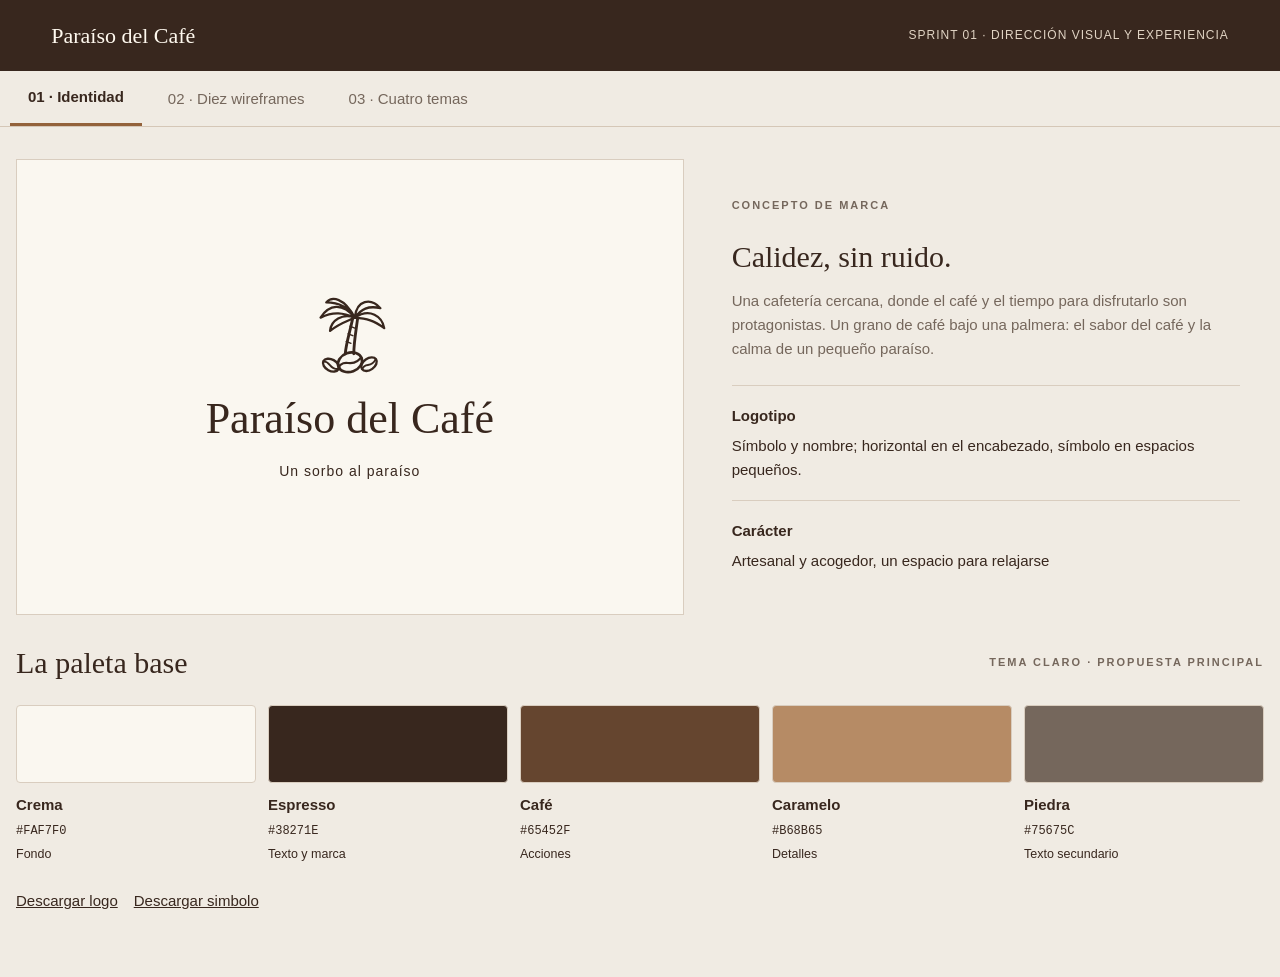
<file: diseno/sprint-1/index.html>
<!doctype html>
<html lang="es"><head><meta charset="utf-8"><meta name="viewport" content="width=device-width,initial-scale=1"><title>Paraíso del Café · Sprint 1</title>
<style>
*{box-sizing:border-box}body{margin:0;background:#f0ebe3;color:#38271e;font:15px/1.6 'Trebuchet MS',sans-serif}button,input,select,textarea{font:inherit}button,a{touch-action:manipulation}button{cursor:pointer}button:focus-visible,a:focus-visible,input:focus-visible,select:focus-visible{outline:3px solid #93623b;outline-offset:4px}a{color:inherit}h1,h2,h3,p{margin:0}h1,h2,h3{font-family:Georgia,serif;font-weight:400;line-height:1.2}h1{font-size:clamp(30px,4vw,52px)}h2{font-size:30px}h3{font-size:22px}.eyebrow{font-size:11px;letter-spacing:2px;text-transform:uppercase;font-weight:bold;color:#75675c}.studio-header{background:#38271e;color:#fff9ef;padding:18px 4vw;display:flex;justify-content:space-between;align-items:center;gap:20px}.studio-header strong{font-family:Georgia,serif;font-size:22px;font-weight:400}.studio-header span{font-size:12px;letter-spacing:1px;color:#e1d4c4}.intro{max-width:1400px;margin:auto;padding:40px 4vw 24px;display:flex;justify-content:space-between;gap:30px;align-items:end}.intro p{max-width:550px;color:#75675c;margin-top:12px}.tabs{display:flex;gap:8px;border-bottom:1px solid #d5c7b7;max-width:1290px;margin:0 auto;padding:0 10px;overflow:auto}.tabs button{border:0;background:none;color:#75675c;padding:14px 18px;white-space:nowrap}.tabs button[aria-selected=true]{color:#38271e;border-bottom:3px solid #93623b;font-weight:bold}.section{max-width:1290px;margin:0 auto;padding:32px 16px 64px}[hidden]{display:none!important}.identity{display:grid;grid-template-columns:1.2fr 1fr;gap:24px}.brand-card{background:#faf7f0;border:1px solid #d9cdbf;min-height:360px;display:grid;place-content:center;text-align:center;padding:40px}.brand-card svg{width:76px;margin:0 auto 16px}.brand-name{font:clamp(28px,4vw,44px)/1.2 Georgia,serif}.tagline{font-size:14px;letter-spacing:1px;margin-top:14px}.identity-copy{padding:24px}.identity-copy p{color:#75675c;margin:14px 0 24px}.rule{border-top:1px solid #d9cdbf;padding:18px 0}.rule strong{display:block;margin-bottom:6px}.colors{display:grid;grid-template-columns:repeat(5,1fr);gap:12px;margin-top:24px}.swatch{height:78px;border:1px solid #d9cdbf;border-radius:4px;margin-bottom:10px}.colors code{font-size:12px}.type-grid{display:grid;grid-template-columns:1fr 1fr;gap:24px;margin-top:32px;padding:28px;background:#faf7f0;border:1px solid #d9cdbf}.type-grid small{color:#75675c}.type-grid h3{font-size:36px;margin:12px 0}.download{display:inline-block;margin-top:24px;margin-right:16px}.toolbar{display:flex;gap:20px;justify-content:space-between;align-items:center;padding:18px 0 28px;flex-wrap:wrap}.toolbar label{display:flex;align-items:center;gap:10px;font-size:13px}.toolbar select{padding:8px;border:1px solid #c8b6a5;background:#faf7f0;border-radius:4px;color:#38271e}.workspace{display:grid;grid-template-columns:205px minmax(0,1fr);gap:20px}.page-list{display:flex;flex-direction:column;gap:6px}.page-list button{text-align:left;border:1px solid transparent;background:none;padding:10px 12px;color:#75675c;display:flex;gap:12px}.page-list button[aria-current=page]{background:#faf7f0;border-color:#d9cdbf;color:#38271e;font-weight:bold}.page-list small{opacity:.7}.page-meta{margin-bottom:20px;display:flex;justify-content:space-between;align-items:baseline;gap:20px}.page-meta p{color:#75675c;font-size:13px}.store{--bg:#faf7f0;--surface:#fffdf9;--ink:#38271e;--muted:#75675c;--line:#dfd4c7;--accent:#65452f;--button:#fff9ef;--soft:#eee5da;background:var(--bg);color:var(--ink);border:1px solid var(--line);border-radius:5px;overflow:hidden;min-height:510px}.store[data-theme=oscuro]{--bg:#211b17;--surface:#2c241e;--ink:#f7f0e6;--muted:#c5b5a3;--line:#685445;--accent:#d7b28d;--button:#211b17;--soft:#382d24}.store[data-theme=vintage]{--bg:#eee2c9;--surface:#f7eedb;--ink:#493727;--muted:#756046;--line:#c6b594;--accent:#745033;--button:#fff5df;--soft:#dfceb0}.store[data-theme=pastel]{--bg:#fcf5f0;--surface:#fffdfb;--ink:#533d39;--muted:#7c6560;--line:#e1cbc6;--accent:#795c60;--button:#fffaf7;--soft:#eedcda}.store[data-theme=vintage] h2,.store[data-theme=vintage] h3{font-variant:small-caps;letter-spacing:.8px}.store[data-theme=pastel] .product,.store[data-theme=pastel] .art{border-radius:18px}.store button,.store input,.store textarea,.store select{color:var(--ink);border:1px solid var(--line);background:var(--surface);border-radius:4px;padding:10px 14px}.store button.primary{background:var(--accent);color:var(--button);border-color:var(--accent)}.store button:hover{filter:brightness(.95)}.store button.text{background:none;border:0;padding:4px;text-decoration:underline}.store-nav{display:flex;justify-content:space-between;align-items:center;padding:18px 24px;border-bottom:1px solid var(--line);gap:18px;flex-wrap:wrap}.store-brand{display:flex;gap:10px;align-items:center;font:19px/1.2 Georgia,serif}.store-brand svg{width:32px;height:38px}.store-links{display:flex;gap:16px;align-items:center;flex-wrap:wrap}.store-links button{border:0;background:none;padding:0;font-size:12px}.store-footer{display:flex;justify-content:space-between;flex-wrap:wrap;gap:15px;padding:18px 24px;border-top:1px solid var(--line);color:var(--muted);font-size:12px}.store-body{padding:28px}.hero{display:grid;grid-template-columns:1.15fr 1fr;align-items:center;gap:24px}.hero h2{font-size:clamp(28px,3.4vw,44px);margin:12px 0}.hero p{color:var(--muted);margin-bottom:20px;max-width:370px}.art{min-height:210px;border:1px solid var(--line);background:var(--soft);display:grid;place-items:center;position:relative;overflow:hidden}.cup{width:90px;height:65px;border:3px solid var(--accent);border-radius:0 0 32px 32px;position:relative;background:var(--surface);box-shadow:0 16px 0 -12px var(--accent)}.cup:before{content:'';position:absolute;right:-25px;top:6px;width:23px;height:30px;border:3px solid var(--accent);border-left:0;border-radius:0 18px 18px 0}.cup:after{content:'∿ ∿';position:absolute;top:-55px;left:17px;font:38px Georgia;color:var(--accent)}.art-caption{position:absolute;bottom:12px;font-size:10px;text-transform:uppercase;letter-spacing:2px;color:var(--muted)}.block-title{display:flex;justify-content:space-between;align-items:center;gap:12px;margin:30px 0 16px}.products{display:grid;grid-template-columns:repeat(3,1fr);gap:14px}.product{padding:14px;border:1px solid var(--line);background:var(--surface)}.product .art{min-height:105px;margin-bottom:16px}.product .cup{transform:scale(.55)}.product h3{font-size:19px}.product p{font-size:12px;color:var(--muted);margin:8px 0}.product .price{display:flex;justify-content:space-between;align-items:center;margin-top:12px}.product button{font-size:12px;padding:6px 10px}.split{display:grid;grid-template-columns:1.5fr 1fr;gap:24px;margin-top:20px}.summary{background:var(--soft);border:1px solid var(--line);padding:20px;align-self:start}.summary h3{margin-bottom:16px}.summary p{display:flex;justify-content:space-between;margin:12px 0;font-size:14px}.summary button{width:100%;margin-top:12px}.row-item{display:flex;gap:16px;align-items:center;border-bottom:1px solid var(--line);padding:16px 0;flex-wrap:wrap}.row-item .art{min-height:70px;width:70px}.row-item .cup{transform:scale(.3)}.row-item small{color:var(--muted)}.form{max-width:400px;margin:0 auto;padding:12px 0}.form h2{margin-bottom:12px}.form>p{color:var(--muted);margin-bottom:22px}.form label{display:block;font-size:12px;margin:14px 0}.form input,.form textarea,.form select{display:block;width:100%;margin-top:5px}.form button.primary{width:100%;margin:12px 0}.form .text{font-size:12px}.form textarea{min-height:90px;resize:vertical}.step{color:var(--muted);font-size:12px;border-bottom:1px solid var(--line);padding-bottom:16px;margin-bottom:24px}.detail-art{min-height:300px}.detail h2{margin:12px 0}.detail p{color:var(--muted);margin:14px 0}.detail select{width:100%;margin:8px 0 20px}.success{text-align:center;max-width:500px;margin:30px auto}.success .check{width:50px;height:50px;border:1px solid var(--accent);border-radius:50%;display:grid;place-items:center;margin:0 auto 20px;font-size:25px;color:var(--accent)}.success p{color:var(--muted);margin:16px 0}.info-strip{display:flex;justify-content:space-between;gap:16px;padding:20px 0 0;color:var(--muted);font-size:12px}.prototype-note{font-size:12px;color:#75675c;margin-top:16px}.flow{background:#faf7f0;padding:24px;border:1px solid #d9cdbf;margin-top:28px}.flow ol{display:flex;gap:8px;flex-wrap:wrap;padding:0;list-style:none;margin:14px 0}.flow li{border:1px solid #d9cdbf;padding:8px 12px;font-size:13px}.flow li:not(:last-child):after{content:' →';margin-left:8px}.flow p{font-size:13px;color:#75675c}.theme-grid{display:grid;grid-template-columns:repeat(2,1fr);gap:24px}.theme-card>h3{margin:12px 0 8px}.theme-card>p{color:#75675c;font-size:13px;margin-bottom:16px}.mini{min-height:0}.mini .hero{padding:24px}.mini .hero h2{font-size:28px}.mini .art{min-height:150px}.mini .store-brand{font-size:16px}.mini .hero p{font-size:12px}.theme-tokens{display:flex;gap:8px;flex-wrap:wrap;margin:16px 0;font-size:11px}.theme-tokens span{border:1px solid #d9cdbf;border-radius:3px;padding:5px 9px;background:#faf7f0}.wire{--bg:#fff!important;--surface:#fff!important;--ink:#292929!important;--muted:#555!important;--line:#aaa!important;--accent:#444!important;--button:#fff!important;--soft:#eee!important;border-radius:0!important}.wire h2,.wire h3,.wire .store-brand{font-family:'Trebuchet MS',sans-serif;font-size:22px;letter-spacing:0;font-variant:normal}.wire .art{background:repeating-linear-gradient(135deg,#eee,#eee 12px,#e4e4e4 12px,#e4e4e4 13px);border:1px dashed #999;border-radius:0!important}.wire .cup{display:none}.wire .art-caption{position:static;font-size:12px}.wire .product{border-radius:0!important}.wire .store-brand svg{filter:grayscale(1)}.wire *{box-shadow:none!important}.deliverables{font-size:13px;color:#75675c;border-top:1px solid #d9cdbf;margin-top:32px;padding-top:20px}.print-head{display:none}@media(max-width:900px){.intro{display:block}.intro>p{margin-top:15px}.workspace{grid-template-columns:1fr}.page-list{flex-direction:row;overflow:auto}.page-list button{white-space:nowrap}.identity{grid-template-columns:1fr}.theme-grid{grid-template-columns:1fr}}@media(max-width:600px){.studio-header{align-items:start;flex-direction:column;gap:4px}.intro{padding-top:28px}.identity-copy{padding:0}.colors{grid-template-columns:repeat(3,1fr)}.type-grid,.hero,.split{grid-template-columns:1fr}.products{grid-template-columns:1fr}.store-body{padding:18px}.store-nav{padding:16px}.page-meta{display:block}.store-links{gap:12px}.mini .hero{grid-template-columns:1fr}.info-strip{flex-direction:column}.brand-card{min-height:300px}.tabs button{padding:12px}.section{padding-inline:12px}}@media print{body{background:white}.studio-header,.tabs,.toolbar,.page-list,.prototype-note{display:none}.section{padding:15px;max-width:none}.intro{padding:10px}.workspace{display:block}.store{break-inside:avoid}.theme-grid{grid-template-columns:1fr}.theme-card{break-inside:avoid}.download{display:none}}
.theme-photo-label{font-size:11px;letter-spacing:1.5px;color:var(--muted);text-align:center;padding:12px}</style></head><body>
<header class="studio-header"><strong>Paraíso del Café</strong><span>SPRINT 01 · DIRECCIÓN VISUAL Y EXPERIENCIA</span></header>
<nav class="tabs" role="tablist" aria-label="Entregables del Sprint 1"><button role="tab" id="tab-identidad" aria-controls="identidad" aria-selected="true" data-tab="identidad">01 · Identidad</button><button role="tab" id="tab-bocetos" aria-controls="bocetos" aria-selected="false" tabindex="-1" data-tab="bocetos">02 · Diez wireframes</button><button role="tab" id="tab-temas" aria-controls="temas" aria-selected="false" tabindex="-1" data-tab="temas">03 · Cuatro temas</button></nav>
<main><section id="identidad" class="section" role="tabpanel" aria-labelledby="tab-identidad">
<div class="identity"><div class="brand-card"><svg xmlns="http://www.w3.org/2000/svg" viewBox="0 0 80 90" fill="none" role="img" aria-label="Granos de café bajo una palmera"><g stroke="currentColor" stroke-linecap="round" stroke-linejoin="round"><path d="M43 27c-3 15-7 26-8 38M48 28c-2 15-4 26-4 37" stroke-width="3"/><path d="M45 27C32 11 18 13 9 27c14-7 24-5 36 0ZM45 27C34 6 21 4 15 11c14 0 24 6 30 16ZM45 27C47 8 62 6 72 17c-13-3-20 1-27 10ZM45 27C61 16 74 26 76 38c-11-8-18-10-31-11ZM45 27C32 22 20 30 19 41c8-7 17-10 26-14Z" stroke-width="2.4"/><path d="M40 36l5 2M38 44l5 2M36 52l5 2" stroke-width="1.5"/><ellipse cx="40" cy="74" rx="13" ry="10" transform="rotate(-20 40 74)" stroke-width="2.8"/><path d="M28 79c7-10 13 2 24-10" stroke-width="2.3"/><ellipse cx="20" cy="77" rx="9" ry="6" transform="rotate(28 20 77)" stroke-width="2.5"/><path d="M12 73c8 0 6 9 16 8" stroke-width="2"/><ellipse cx="60" cy="76" rx="9" ry="6" transform="rotate(-35 60 76)" stroke-width="2.5"/><path d="M53 81c3-8 9 0 14-10" stroke-width="2"/></g></svg><h1 class="brand-name">Paraíso del Café</h1><p class="tagline">Un sorbo al paraíso</p></div><div class="identity-copy"><p class="eyebrow">Concepto de marca</p><h2>Calidez, sin ruido.</h2><p>Una cafetería cercana, donde el café y el tiempo para disfrutarlo son protagonistas. Un grano de café bajo una palmera: el sabor del café y la calma de un pequeño paraíso.</p><div class="rule"><strong>Logotipo</strong>Símbolo y nombre; horizontal en el encabezado, símbolo en espacios pequeños.</div><div class="rule"><strong>Carácter</strong>Artesanal y acogedor, un espacio para relajarse</div></div></div>
<div class="block-title"><h2>La paleta base</h2><span class="eyebrow">Tema claro · propuesta principal</span></div><div class="colors" id="paleta"></div>

<a class="download" href="logotipo.svg" download>Descargar logo</a><a class="download" href="simbolo.svg" download>Descargar simbolo</a>

</section>
<section id="bocetos" class="section" role="tabpanel" aria-labelledby="tab-bocetos" hidden>
<div class="toolbar"><div><h2>Diez páginas, un mismo recorrido.</h2><p style="color:#75675c;font-size:13px;margin-top:8px">Selecciona una página o recorre el flujo con los botones del boceto.</p></div><label>Apariencia<select id="appearance"><option value="wire">Boceto estructural</option><option value="claro">Claro</option><option value="oscuro">Oscuro</option><option value="vintage">Vintage</option><option value="pastel">Pastel</option></select></label></div>
<div class="workspace"><nav class="page-list" aria-label="Diez páginas" id="pages"></nav><div><div class="page-meta"><h3 id="page-title"></h3><p id="page-route"></p></div><div class="store wire" data-theme="claro" id="preview"></div><p class="prototype-note">Boceto navegable: los botones cambian de pantalla. Los formularios, precios y pedidos son ejemplos; no envían datos ni procesan pagos.</p></div></div>
<div class="flow"><h3>Flujo principal de compra</h3><ol><li>Inicio</li><li>Catálogo</li><li>Detalle</li><li>Carrito</li><li>Login / Registro</li><li>Pago</li><li>Confirmación</li></ol><p>Contacto y Quiénes somos se alcanzan desde la navegación. Desde Registro se vuelve a Login. Desde Confirmación se puede volver al Catálogo.</p></div>
</section>
<section id="temas" class="section" role="tabpanel" aria-labelledby="tab-temas" hidden><div class="toolbar"><h2>Cuatro ambientes para tu pausa.</h2><p style="color:#75675c;font-size:13px">Misma estructura · Distinta expresión visual</p></div><div class="theme-grid" id="theme-grid"></div><p class="deliverables">Claro es la propuesta principal. Oscuro transmite intimidad; Vintage refuerza el carácter artesanal; Pastel ofrece una expresión suave y cercana. Las cuatro variantes conservan la jerarquía y las acciones.</p></section></main>
<script>
const symbol = "<svg xmlns=\"http://www.w3.org/2000/svg\" viewBox=\"0 0 80 90\" fill=\"none\" role=\"img\" aria-label=\"Granos de caf\u00e9 bajo una palmera\"><g stroke=\"currentColor\" stroke-linecap=\"round\" stroke-linejoin=\"round\"><path d=\"M43 27c-3 15-7 26-8 38M48 28c-2 15-4 26-4 37\" stroke-width=\"3\"/><path d=\"M45 27C32 11 18 13 9 27c14-7 24-5 36 0ZM45 27C34 6 21 4 15 11c14 0 24 6 30 16ZM45 27C47 8 62 6 72 17c-13-3-20 1-27 10ZM45 27C61 16 74 26 76 38c-11-8-18-10-31-11ZM45 27C32 22 20 30 19 41c8-7 17-10 26-14Z\" stroke-width=\"2.4\"/><path d=\"M40 36l5 2M38 44l5 2M36 52l5 2\" stroke-width=\"1.5\"/><ellipse cx=\"40\" cy=\"74\" rx=\"13\" ry=\"10\" transform=\"rotate(-20 40 74)\" stroke-width=\"2.8\"/><path d=\"M28 79c7-10 13 2 24-10\" stroke-width=\"2.3\"/><ellipse cx=\"20\" cy=\"77\" rx=\"9\" ry=\"6\" transform=\"rotate(28 20 77)\" stroke-width=\"2.5\"/><path d=\"M12 73c8 0 6 9 16 8\" stroke-width=\"2\"/><ellipse cx=\"60\" cy=\"76\" rx=\"9\" ry=\"6\" transform=\"rotate(-35 60 76)\" stroke-width=\"2.5\"/><path d=\"M53 81c3-8 9 0 14-10\" stroke-width=\"2\"/></g></svg>";
const pages=[['Inicio','/','Entrada y descubrimiento'],['Catálogo','/catalogo','Explorar y filtrar productos'],['Detalle de producto','/producto/:id','Elegir formato y agregar al carrito'],['Carrito','/carrito','Revisar productos y total'],['Iniciar sesión','/login','Acceder antes de finalizar la compra'],['Registro','/registro','Crear cuenta'],['Pago','/pago','Entrega, pago y revisión'],['Confirmación','/confirmacion','Resultado de la compra'],['Contacto','/contacto','Canales y formulario de consulta'],['Quiénes somos','/quienes-somos','Historia y valores de la cafetería']];
const themes={claro:['Claro','Crema y espresso. Una tienda luminosa y serena.','#FAF7F0','#38271E','#65452F'],oscuro:['Oscuro','Cacao y arena. Un ambiente íntimo, inspirado en la pausa nocturna.','#211B17','#F7F0E6','#D7B28D'],vintage:['Vintage','Papel y café tostado. Un carácter artesanal con títulos de imprenta.','#EEE2C9','#493727','#745033'],pastel:['Pastel','Marfil y rosa té. Bordes suaves y un trato cercano.','#FCF5F0','#533D39','#795C60']};
const art=(text='Imagen de café',cls='')=>`<div class="art ${cls}"><div class="cup" aria-hidden="true"></div><span class="art-caption">${text}</span></div>`;
const button=(text,page,primary=false)=>`<button data-page="${page}" class="${primary?'primary':''}">${text}</button>`;
const field=(name,type='text')=>`<label>${name}<input type="${type}" placeholder="${name}" readonly></label>`;
const summary=(cta,page)=>`<aside class="summary"><h3>Resumen del pedido</h3><p><span>Productos (2)</span><strong>$14.400</strong></p><p><span>Retiro en cafetería</span><span>Sin costo</span></p><hr style="border:0;border-top:1px solid var(--line)"><p><strong>Total</strong><strong>$14.400</strong></p>${button(cta,page,true)}</aside>`;
const hero=(tema=false)=>`<div class="hero"><div>${tema ? '' : '<p class="eyebrow" style="color:var(--muted)">Café · calma · encuentro</p>'}<h2>Tu camino al paraíso<br>empieza aquí.</h2><p>Encuentra ese café que convertirá tu día a día, en experiencias únicas</p>${button('Explorar cafés',1,true)}</div>${tema ? '<div class="art"><span class="theme-photo-label">FOTOGRAFIA DEL CAFE</span></div>' : art('FOTOGRAFIA DEL CAFE')}</div>`;
const products=()=>`<div class="products">${[['Café de la casa','Notas de chocolate y caramelo','$7.200'],['Origen de temporada','Notas suaves y frutales','$8.900'],['Blend para espresso','Cuerpo intenso y final dulce','$7.900']].map(p=>`<article class="product">${art('Fotografía de producto')}<h3>${p[0]}</h3><p>${p[1]}</p><div class="price"><strong>${p[2]}</strong>${button('Ver café',2)}</div></article>`).join('')}</div>`;
const nav=()=>`<header class="store-nav"><div class="store-brand">${symbol}<span>Paraíso del Café</span></div><nav class="store-links" aria-label="Navegación del boceto">${button('Inicio',0)}${button('Cafés',1)}${button('Nuestra historia',9)}${button('Contacto',8)}${button('Mi cuenta',4)}${button('Carrito · 2',3)}</nav></header>`;
const footer=()=>`<footer class="store-footer"><span>Paraíso del Café · Un sorbo al paraíso</span><span>${button('Contacto',8)} ${button('Nuestra historia',9)}</span></footer>`;
function content(i){switch(i){
case 0:return hero()+`<div class="block-title"><h3>Favoritos de la casa</h3>${button('Ver todos',1)}</div>`+products()+`<div class="info-strip"><span>Café seleccionado</span><span>Retiro en cafetería</span><span>Preparado con cuidado</span></div>`;
case 1:return `<h2>Encuentra tu café.</h2><p style="color:var(--muted);margin:12px 0">Origen, intensidad y una pausa hecha para ti.</p><div style="display:flex;gap:10px;flex-wrap:wrap;margin:20px 0"><input placeholder="Buscar café" aria-label="Buscar café" readonly><select aria-label="Categoría"><option>Todos los cafés</option></select><select aria-label="Ordenar"><option>Más destacados</option></select></div>`+products()+`<p style="color:var(--muted);font-size:12px;margin-top:20px">Resultados y paginación / estado sin coincidencias</p>`;
case 2:return `<p class="step">Catálogo / Café de la casa</p><div class="hero detail">${art('Fotografía del producto','detail-art')}<div><p class="eyebrow" style="color:var(--muted)">Blend de la casa</p><h2>Café de la casa</h2><strong style="font-size:24px">$7.200</strong><p>Chocolate, caramelo y el sabor de volver a tu lugar favorito.</p><label>Formato<select><option>250 g · Café en grano</option></select></label><label>Cantidad <input style="width:75px" value="1" aria-label="Cantidad" readonly></label><p>Disponibilidad / notas de preparación</p>${button('Agregar y ver carrito',3,true)}</div></div>`;
case 3:return `<h2>Tu carrito</h2><div class="split"><div>${[1,2].map(()=>`<div class="row-item">${art('Producto')}<div><strong>Café de la casa · 250 g</strong><br><small>Cantidad: 1 · $7.200</small></div><button type="button" disabled>Eliminar</button></div>`).join('')}${button('Seguir explorando',1)}</div>${summary('Continuar con mi cuenta',4)}</div>`;
case 4:return `<div class="form"><h2>Qué bueno verte.</h2><p>Ingresa a tu cuenta para continuar.</p>${field('Correo electrónico','email')}${field('Contraseña','password')}${button('Iniciar sesión y continuar',6,true)}<p style="font-size:12px">Validación / credenciales incorrectas</p>${button('Crear una cuenta',5)}</div>`;
case 5:return `<div class="form"><h2>Tu lugar está aquí.</h2><p>Crea tu cuenta en Paraíso del Café.</p>${field('Nombre y apellido')}${field('Correo electrónico','email')}${field('Contraseña','password')}${field('Confirmar contraseña','password')}<label><input type="checkbox" style="display:inline;width:auto"> Aceptar términos y privacidad</label>${button('Crear cuenta e iniciar sesión',4,true)}<p style="font-size:12px">Validación / correo ya registrado / confirmación</p></div>`;
case 6:return `<p class="step">Carrito → Cuenta → <strong>Pago</strong> → Confirmación</p><h2>Último paso, tu próxima pausa.</h2><div class="split"><div class="form" style="width:100%"><h3>Datos de contacto</h3>${field('Nombre completo')}${field('Correo electrónico','email')}${field('Teléfono','tel')}<label>Entrega<select><option>Retiro en cafetería</option><option>Despacho · dirección requerida</option></select></label><h3>Forma de pago</h3><label><input type="radio" checked style="display:inline;width:auto"> Medio de pago por definir</label><p class="prototype-note" style="color:var(--muted)">Espacio de integración de pago. Validación y error de pago antes de confirmar.</p></div>${summary('Confirmar pedido (boceto)',7)}</div>`;
case 7:return `<div class="success"><div class="check" aria-hidden="true">✓</div><p class="eyebrow" style="color:var(--muted)">Pedido confirmado</p><h2>Gracias por elegir tu paraíso.</h2><p>Pedido de ejemplo #PC-001<br>Resumen, total y detalles del retiro.</p><div class="summary"><p><span>Cafés de la casa · 2 unidades</span><strong>$14.400</strong></p><p>Recibirás una confirmación en tu correo.</p></div><p>Este es un resultado ilustrativo del flujo.</p>${button('Volver al catálogo',1,true)}</div>`;
case 8:return `<h2>Conversemos con un café.</h2><div class="split"><div><h3>Estamos para ayudarte</h3><p style="margin:18px 0;color:var(--muted)">Espacio para dirección, horario, teléfono y correo reales de la cafetería.</p>${art('Ubicación / mapa')}</div><div class="form" style="width:100%">${field('Nombre')}${field('Correo electrónico','email')}<label>Tu mensaje<textarea placeholder="¿En qué podemos ayudarte?" readonly></textarea></label><button class="primary" disabled>Enviar mensaje (boceto)</button><p style="font-size:12px">Validación / mensaje enviado / error</p></div></div>`;
case 9:return `<div class="hero"><div><p class="eyebrow" style="color:var(--muted)">Nuestra historia</p><h2>Un lugar para<br>hacer una pausa.</h2><p>Espacio para la historia de Paraíso del Café: origen, equipo y vínculo con sus clientes.</p>${button('Descubrir nuestros cafés',1,true)}</div>${art('Fotografía del equipo / cafetería')}</div><div class="block-title"><h3>Lo que nos mueve</h3></div><div class="products">${['Calidad en cada taza','Cercanía en cada encuentro','Cuidado en cada detalle'].map(t=>`<article class="product"><h3>${t}</h3><p>Texto breve para desarrollar el valor de la marca.</p></article>`).join('')}</div>`;
}}
let current=0;
function renderPage(i){current=i;document.querySelector('#page-title').textContent=`${String(i+1).padStart(2,'0')} · ${pages[i][0]}`;document.querySelector('#page-route').textContent=pages[i][1]+' · '+pages[i][2];document.querySelector('#preview').innerHTML=nav()+`<div class="store-body">${content(i)}</div>`+footer();document.querySelectorAll('#pages button').forEach((b,j)=>b.setAttribute('aria-current',j===i?'page':'false'));}
document.querySelector('#pages').innerHTML=pages.map((p,i)=>`<button data-page="${i}"><small>${String(i+1).padStart(2,'0')}</small>${p[0]}</button>`).join('');
document.querySelector('#paleta').innerHTML=[['Crema','#FAF7F0','Fondo'],['Espresso','#38271E','Texto y marca'],['Café','#65452F','Acciones'],['Caramelo','#B68B65','Detalles'],['Piedra','#75675C','Texto secundario']].map(c=>`<div><div class="swatch" style="background:${c[1]}"></div><strong>${c[0]}</strong><br><code>${c[1]}</code><br><small>${c[2]}</small></div>`).join('');
document.querySelector('#theme-grid').innerHTML=Object.entries(themes).map(([key,t])=>`<article class="theme-card"><h3>${t[0]}</h3><p>${t[1]}</p><div class="store mini" data-theme="${key}"><div class="store-nav"><div class="store-brand">${symbol}<span>Paraíso del Café</span></div></div>${hero(true)}</div><div class="theme-tokens"><span>Fondo ${t[2]}</span><span>Texto ${t[3]}</span><span>Acción ${t[4]}</span></div></article>`).join('');
function tab(id){document.querySelectorAll('[role=tabpanel]').forEach(s=>s.hidden=s.id!==id);document.querySelectorAll('[role=tab]').forEach(b=>{b.setAttribute('aria-selected',String(b.dataset.tab===id));b.tabIndex=b.dataset.tab===id?0:-1});}
document.addEventListener('click',e=>{const t=e.target.closest('[data-tab]');if(t)tab(t.dataset.tab);const p=e.target.closest('[data-page]');if(p){tab('bocetos');renderPage(Number(p.dataset.page));document.querySelector('#page-title').scrollIntoView({block:'nearest'});}});
document.querySelector('.tabs').addEventListener('keydown',e=>{const all=[...document.querySelectorAll('[role=tab]')];let i=all.indexOf(document.activeElement);if(i<0)return;if(e.key==='ArrowRight')i=(i+1)%all.length;else if(e.key==='ArrowLeft')i=(i+all.length-1)%all.length;else if(e.key==='Home')i=0;else if(e.key==='End')i=all.length-1;else return;e.preventDefault();tab(all[i].dataset.tab);all[i].focus();});
document.querySelector('#appearance').addEventListener('change',e=>{const el=document.querySelector('#preview');el.classList.toggle('wire',e.target.value==='wire');el.dataset.theme=e.target.value==='wire'?'claro':e.target.value;});
renderPage(0);
</script></body></html>
</file>
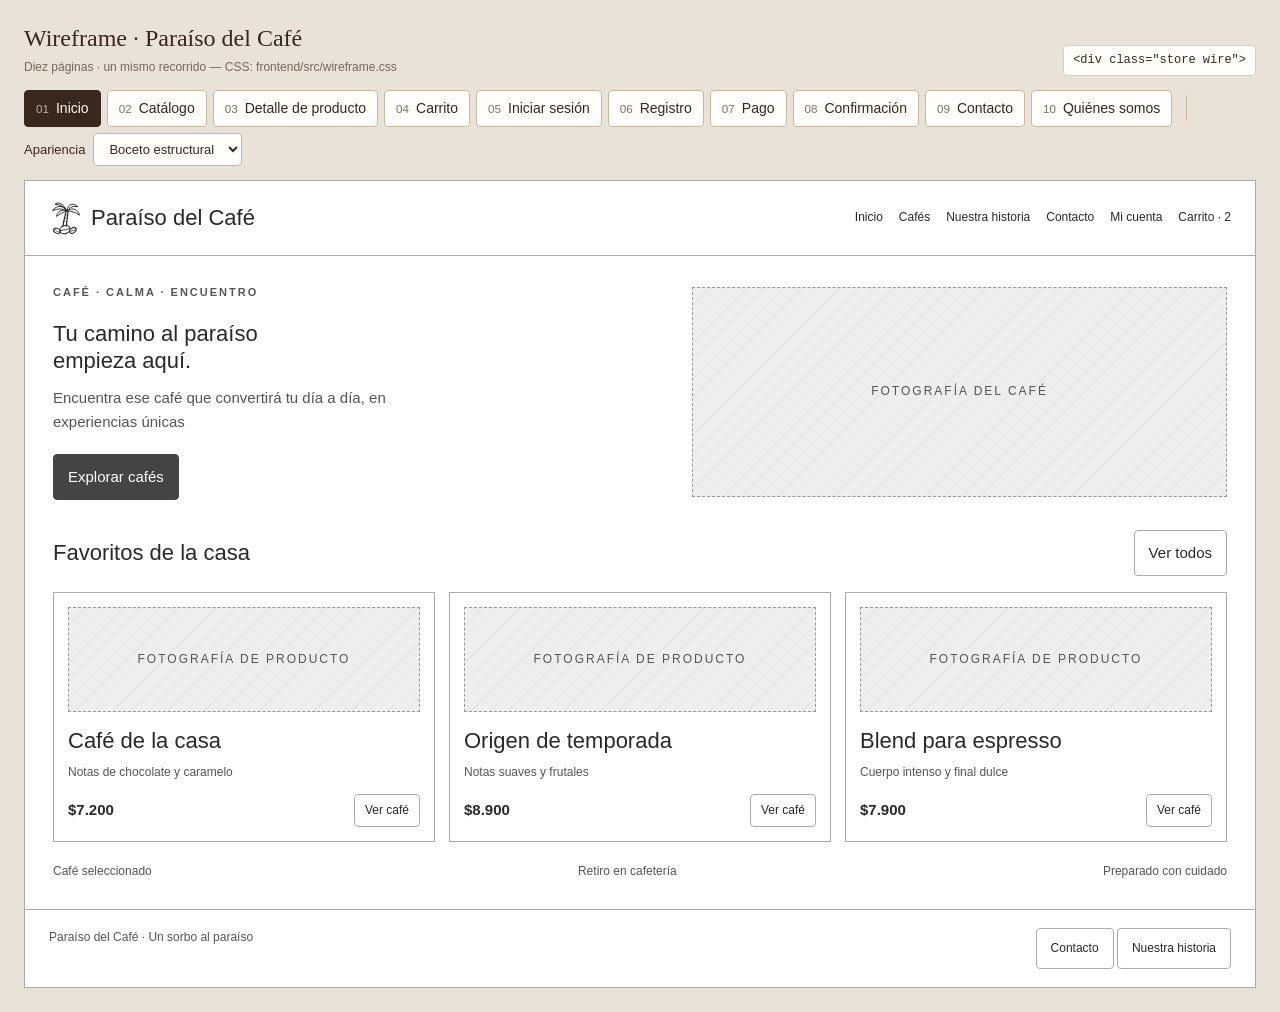
<file: frontend/wireframe-demo.html>
<!doctype html>
<html lang="es">
<head>
<meta charset="utf-8">
<meta name="viewport" content="width=device-width,initial-scale=1">
<title>Wireframe · Paraíso del Café</title>
<link rel="stylesheet" href="src/wireframe.css">
<style>
*{box-sizing:border-box}
body{margin:0;padding:24px;background:#e8e2d9;color:#38271e;font:14px/1.5 'Trebuchet MS','Segoe UI',sans-serif}
.demo-bar{max-width:1290px;margin:0 auto 14px;display:flex;justify-content:space-between;align-items:flex-end;gap:16px;flex-wrap:wrap}
.demo-bar h1{margin:0;font:400 24px/1.2 Georgia,serif}
.demo-bar p{margin:5px 0 0;color:#75675c;font-size:12px}
.demo-code{font:12px/1.4 Consolas,monospace;background:#fffdf9;border:1px solid #d9cdbf;border-radius:4px;padding:6px 9px}
.demo-tools{max-width:1290px;margin:0 auto 14px;display:flex;flex-wrap:wrap;align-items:center;gap:6px}
.demo-tools button,.demo-tools select{font:inherit;padding:7px 11px;color:#38271e;background:#fffdf9;border:1px solid #c8b6a5;border-radius:4px;cursor:pointer}
.demo-tools button{display:flex;align-items:center;gap:7px}
.demo-tools button small{opacity:.65}
.demo-tools button[aria-current="true"]{background:#38271e;color:#fff9ef;border-color:#38271e}
.demo-tools .sep{width:1px;height:26px;background:#c8b6a5;margin:0 8px}
.demo-frame{max-width:1290px;margin:0 auto}
.demo-frame .store{min-height:560px}
@media (max-width:600px){body{padding:12px}.demo-tools .sep{display:none}}
</style>
</head>
<body>
<div class="demo-bar">
  <div>
    <h1>Wireframe · Paraíso del Café</h1>
    <p>Diez páginas · un mismo recorrido — CSS: frontend/src/wireframe.css</p>
  </div>
  <code class="demo-code">&lt;div class="store wire"&gt;</code>
</div>

<div class="demo-tools" id="tools">
  <nav id="pages" style="display:flex;flex-wrap:wrap;gap:6px" aria-label="Diez páginas"></nav>
  <span class="sep"></span>
  <label style="display:flex;align-items:center;gap:8px;font-size:13px">Apariencia
    <select id="appearance">
      <option value="wire">Boceto estructural</option>
      <option value="claro">Claro</option>
      <option value="oscuro">Oscuro</option>
      <option value="vintage">Vintage</option>
      <option value="pastel">Pastel</option>
    </select>
  </label>
</div>

<div class="demo-frame">
  <div class="store wire" data-theme="claro" id="preview"></div>
</div>

<script>
const symbol = "<svg xmlns=\"http://www.w3.org/2000/svg\" viewBox=\"0 0 80 90\" fill=\"none\" role=\"img\" aria-label=\"Granos de café bajo una palmera\"><g stroke=\"currentColor\" stroke-linecap=\"round\" stroke-linejoin=\"round\"><path d=\"M43 27c-3 15-7 26-8 38M48 28c-2 15-4 26-4 37\" stroke-width=\"3\"/><path d=\"M45 27C32 11 18 13 9 27c14-7 24-5 36 0ZM45 27C34 6 21 4 15 11c14 0 24 6 30 16ZM45 27C47 8 62 6 72 17c-13-3-20 1-27 10ZM45 27C61 16 74 26 76 38c-11-8-18-10-31-11ZM45 27C32 22 20 30 19 41c8-7 17-10 26-14Z\" stroke-width=\"2.4\"/><path d=\"M40 36l5 2M38 44l5 2M36 52l5 2\" stroke-width=\"1.5\"/><ellipse cx=\"40\" cy=\"74\" rx=\"13\" ry=\"10\" transform=\"rotate(-20 40 74)\" stroke-width=\"2.8\"/><path d=\"M28 79c7-10 13 2 24-10\" stroke-width=\"2.3\"/><ellipse cx=\"20\" cy=\"77\" rx=\"9\" ry=\"6\" transform=\"rotate(28 20 77)\" stroke-width=\"2.5\"/><path d=\"M12 73c8 0 6 9 16 8\" stroke-width=\"2\"/><ellipse cx=\"60\" cy=\"76\" rx=\"9\" ry=\"6\" transform=\"rotate(-35 60 76)\" stroke-width=\"2.5\"/><path d=\"M53 81c3-8 9 0 14-10\" stroke-width=\"2\"/></g></svg>";

const pages = [
  ['Inicio', '/', 'Entrada y descubrimiento'],
  ['Catálogo', '/catalogo', 'Explorar y filtrar productos'],
  ['Detalle de producto', '/producto/:id', 'Elegir formato y agregar al carrito'],
  ['Carrito', '/carrito', 'Revisar productos y total'],
  ['Iniciar sesión', '/login', 'Acceder antes de finalizar la compra'],
  ['Registro', '/registro', 'Crear cuenta'],
  ['Pago', '/pago', 'Entrega, pago y revisión'],
  ['Confirmación', '/confirmacion', 'Resultado de la compra'],
  ['Contacto', '/contacto', 'Canales y formulario de consulta'],
  ['Quiénes somos', '/quienes-somos', 'Historia y valores de la cafetería']
];

const art = (text, cls) => `<div class="art ${cls || ''}"><div class="cup" aria-hidden="true"></div><span class="art-caption">${text}</span></div>`;
const button = (text, page, primary) => `<button data-page="${page}" class="${primary ? 'primary' : ''}">${text}</button>`;
const field = (name, type) => `<label>${name}<input type="${type || 'text'}" placeholder="${name}"></label>`;
const summary = (cta, page) => `<aside class="summary"><h3>Resumen del pedido</h3><p><span>Productos (2)</span><strong>$14.400</strong></p><p><span>Retiro en cafetería</span><span>Sin costo</span></p><hr style="border:0;border-top:1px solid var(--line)"><p><strong>Total</strong><strong>$14.400</strong></p>${button(cta, page, true)}</aside>`;

const hero = (tema) => `<div class="hero"><div>${tema ? '' : '<p class="eyebrow">Café · calma · encuentro</p>'}<h2>Tu camino al paraíso<br>empieza aquí.</h2><p>Encuentra ese café que convertirá tu día a día, en experiencias únicas</p>${button('Explorar cafés', 1, true)}</div>${tema ? '<div class="art"><span class="art-caption">Fotografía del café</span></div>' : art('Fotografía del café')}</div>`;

const products = () => `<div class="products">${[
  ['Café de la casa', 'Notas de chocolate y caramelo', '$7.200'],
  ['Origen de temporada', 'Notas suaves y frutales', '$8.900'],
  ['Blend para espresso', 'Cuerpo intenso y final dulce', '$7.900']
].map(p => `<article class="product">${art('Fotografía de producto')}<h3>${p[0]}</h3><p>${p[1]}</p><div class="price"><strong>${p[2]}</strong>${button('Ver café', 2)}</div></article>`).join('')}</div>`;

const nav = () => `<header class="store-nav"><div class="store-brand">${symbol}<span>Paraíso del Café</span></div><nav class="store-links" aria-label="Navegación del boceto">${button('Inicio', 0)}${button('Cafés', 1)}${button('Nuestra historia', 9)}${button('Contacto', 8)}${button('Mi cuenta', 4)}${button('Carrito · 2', 3)}</nav></header>`;

const footer = () => `<footer class="store-footer"><span>Paraíso del Café · Un sorbo al paraíso</span><span>${button('Contacto', 8)} ${button('Nuestra historia', 9)}</span></footer>`;

function content(i) {
  switch (i) {
    case 0:
      return hero() + `<div class="block-title"><h3>Favoritos de la casa</h3>${button('Ver todos', 1)}</div>` + products() + `<div class="info-strip"><span>Café seleccionado</span><span>Retiro en cafetería</span><span>Preparado con cuidado</span></div>`;
    case 1:
      return `<h2>Encuentra tu café.</h2><p class="prototype-note" style="margin:12px 0">Origen, intensidad y una pausa hecha para ti.</p><div style="display:flex;gap:10px;flex-wrap:wrap;margin:20px 0"><input placeholder="Buscar café" aria-label="Buscar café"><select aria-label="Categoría"><option>Todos los cafés</option></select><select aria-label="Ordenar"><option>Más destacados</option></select></div>` + products() + `<p class="prototype-note">Resultados y paginación / estado sin coincidencias</p>`;
    case 2:
      return `<p class="step">Catálogo / Café de la casa</p><div class="hero detail">${art('Fotografía del producto', 'detail-art')}<div><p class="eyebrow">Blend de la casa</p><h2>Café de la casa</h2><strong style="font-size:24px">$7.200</strong><p>Chocolate, caramelo y el sabor de volver a tu lugar favorito.</p><label>Formato<select><option>250 g · Café en grano</option></select></label><label>Cantidad <input style="width:75px" value="1" aria-label="Cantidad"></label><p>Disponibilidad / notas de preparación</p>${button('Agregar y ver carrito', 3, true)}</div></div>`;
    case 3:
      return `<h2>Tu carrito</h2><div class="split"><div>${[1, 2].map(() => `<div class="row-item">${art('Producto')}<div><strong>Café de la casa · 250 g</strong><br><small>Cantidad: 1 · $7.200</small></div><button type="button">Eliminar</button></div>`).join('')}${button('Seguir explorando', 1)}</div>${summary('Continuar con mi cuenta', 4)}</div>`;
    case 4:
      return `<div class="form"><h2>Qué bueno verte.</h2><p>Ingresa a tu cuenta para continuar.</p>${field('Correo electrónico', 'email')}${field('Contraseña', 'password')}${button('Iniciar sesión y continuar', 6, true)}<p class="prototype-note" style="font-size:12px">Validación / credenciales incorrectas</p>${button('Crear una cuenta', 5)}</div>`;
    case 5:
      return `<div class="form"><h2>Tu lugar está aquí.</h2><p>Crea tu cuenta en Paraíso del Café.</p>${field('Nombre y apellido')}${field('Correo electrónico', 'email')}${field('Contraseña', 'password')}${field('Confirmar contraseña', 'password')}<label><input type="checkbox" style="display:inline;width:auto"> Aceptar términos y privacidad</label>${button('Crear cuenta e iniciar sesión', 4, true)}<p class="prototype-note" style="font-size:12px">Validación / correo ya registrado / confirmación</p></div>`;
    case 6:
      return `<p class="step">Carrito → Cuenta → <strong>Pago</strong> → Confirmación</p><h2>Último paso, tu próxima pausa.</h2><div class="split"><div class="form" style="width:100%"><h3>Datos de contacto</h3>${field('Nombre completo')}${field('Correo electrónico', 'email')}${field('Teléfono', 'tel')}<label>Entrega<select><option>Retiro en cafetería</option><option>Despacho · dirección requerida</option></select></label><h3>Forma de pago</h3><label><input type="radio" checked style="display:inline;width:auto"> Medio de pago por definir</label><p class="prototype-note" style="color:var(--muted)">Espacio de integración de pago. Validación y error de pago antes de confirmar.</p></div>${summary('Confirmar pedido (boceto)', 7)}</div>`;
    case 7:
      return `<div class="success"><div class="check" aria-hidden="true">✓</div><p class="eyebrow">Pedido confirmado</p><h2>Gracias por elegir tu paraíso.</h2><p>Pedido de ejemplo #PC-001<br>Resumen, total y detalles del retiro.</p><div class="summary"><p><span>Cafés de la casa · 2 unidades</span><strong>$14.400</strong></p><p>Recibirás una confirmación en tu correo.</p></div><p>Este es un resultado ilustrativo del flujo.</p>${button('Volver al catálogo', 1, true)}</div>`;
    case 8:
      return `<h2>Conversemos con un café.</h2><div class="split"><div><h3>Estamos para ayudarte</h3><p style="margin:18px 0;color:var(--muted)">Espacio para dirección, horario, teléfono y correo reales de la cafetería.</p>${art('Ubicación / mapa')}</div><div class="form" style="width:100%">${field('Nombre')}${field('Correo electrónico', 'email')}<label>Tu mensaje<textarea placeholder="¿En qué podemos ayudarte?"></textarea></label><button class="primary" style="width:100%">Enviar mensaje (boceto)</button><p class="prototype-note" style="font-size:12px">Validación / mensaje enviado / error</p></div></div>`;
    case 9:
      return `<div class="hero"><div><p class="eyebrow">Nuestra historia</p><h2>Un lugar para<br>hacer una pausa.</h2><p>Espacio para la historia de Paraíso del Café: origen, equipo y vínculo con sus clientes.</p>${button('Descubrir nuestros cafés', 1, true)}</div>${art('Fotografía del equipo / cafetería')}</div><div class="block-title"><h3>Lo que nos mueve</h3></div><div class="products">${['Calidad en cada taza', 'Cercanía en cada encuentro', 'Cuidado en cada detalle'].map(t => `<article class="product"><h3>${t}</h3><p>Texto breve para desarrollar el valor de la marca.</p></article>`).join('')}</div>`;
  }
}

const preview = document.getElementById('preview');
let current = 0;

function renderPage(i) {
  current = i;
  preview.innerHTML = nav() + '<div class="store-body">' + content(i) + '</div>' + footer();
  document.querySelectorAll('#pages button').forEach((b, j) => b.setAttribute('aria-current', j === i ? 'true' : 'false'));
}

document.getElementById('pages').innerHTML = pages.map((p, i) => `<button data-goto="${i}"><small>${String(i + 1).padStart(2, '0')}</small>${p[0]}</button>`).join('');

document.getElementById('appearance').addEventListener('change', e => {
  preview.classList.toggle('wire', e.target.value === 'wire');
  preview.dataset.theme = e.target.value === 'wire' ? 'claro' : e.target.value;
});

document.addEventListener('click', e => {
  const g = e.target.closest('[data-goto]');
  if (g) renderPage(Number(g.dataset.goto));
  const p = e.target.closest('[data-page]');
  if (p) renderPage(Number(p.dataset.page));
});

renderPage(0);
</script>
</body>
</html>
</file>
<file: frontend/src/wireframe.css>
.store,
.store *,
.store *::before,
.store *::after {
  box-sizing: border-box;
}

.store {
  --bg: #faf7f0;
  --surface: #fffdf9;
  --ink: #38271e;
  --muted: #75675c;
  --line: #dfd4c7;
  --accent: #65452f;
  --button: #fff9ef;
  --soft: #eee5da;

  margin: 0;
  min-height: 510px;
  overflow: hidden;
  background: var(--bg);
  color: var(--ink);
  border: 1px solid var(--line);
  border-radius: 5px;
  font: 15px/1.6 'Trebuchet MS', 'Segoe UI', sans-serif;
}

.store button,
.store input,
.store select,
.store textarea {
  font: inherit;
}

.store button,
.store a {
  touch-action: manipulation;
}

.store button {
  cursor: pointer;
}

.store a {
  color: inherit;
}

.store button:focus-visible,
.store a:focus-visible,
.store input:focus-visible,
.store select:focus-visible,
.store textarea:focus-visible {
  outline: 3px solid #93623b;
  outline-offset: 4px;
}

.store h1,
.store h2,
.store h3,
.store p {
  margin: 0;
}

.store h1,
.store h2,
.store h3 {
  font-family: Georgia, 'Times New Roman', serif;
  font-weight: 400;
  line-height: 1.2;
}

.store h1 {
  font-size: clamp(30px, 4vw, 52px);
}

.store h2 {
  font-size: 30px;
}

.store h3 {
  font-size: 22px;
}

.store [hidden] {
  display: none !important;
}

.store .eyebrow {
  font-size: 11px;
  font-weight: bold;
  letter-spacing: 2px;
  text-transform: uppercase;
  color: var(--muted);
}

.store .prototype-note {
  margin-top: 16px;
  font-size: 12px;
  color: var(--muted);
}

.store[data-theme='oscuro'] {
  --bg: #211b17;
  --surface: #2c241e;
  --ink: #f7f0e6;
  --muted: #c5b5a3;
  --line: #685445;
  --accent: #d7b28d;
  --button: #211b17;
  --soft: #382d24;
}

.store[data-theme='vintage'] {
  --bg: #eee2c9;
  --surface: #f7eedb;
  --ink: #493727;
  --muted: #756046;
  --line: #c6b594;
  --accent: #745033;
  --button: #fff5df;
  --soft: #dfceb0;
}

.store[data-theme='pastel'] {
  --bg: #fcf5f0;
  --surface: #fffdfb;
  --ink: #533d39;
  --muted: #7c6560;
  --line: #e1cbc6;
  --accent: #795c60;
  --button: #fffaf7;
  --soft: #eedcda;
}

.store[data-theme='vintage'] h2,
.store[data-theme='vintage'] h3 {
  font-variant: small-caps;
  letter-spacing: 0.8px;
}

.store[data-theme='pastel'] .product,
.store[data-theme='pastel'] .art {
  border-radius: 18px;
}

.store button,
.store input,
.store textarea,
.store select {
  color: var(--ink);
  background: var(--surface);
  border: 1px solid var(--line);
  border-radius: 4px;
  padding: 10px 14px;
}

.store button.primary {
  background: var(--accent);
  border-color: var(--accent);
  color: var(--button);
}

.store button:hover {
  filter: brightness(0.95);
}

.store button.text {
  padding: 4px;
  background: none;
  border: 0;
  text-decoration: underline;
}

.store .store-nav {
  display: flex;
  flex-wrap: wrap;
  align-items: center;
  justify-content: space-between;
  gap: 18px;
  padding: 18px 24px;
  border-bottom: 1px solid var(--line);
}

.store .store-brand {
  display: flex;
  align-items: center;
  gap: 10px;
  font: 19px/1.2 Georgia, serif;
}

.store .store-brand svg {
  width: 32px;
  height: 38px;
}

.store .store-links {
  display: flex;
  flex-wrap: wrap;
  align-items: center;
  gap: 16px;
}

.store .store-links button {
  padding: 0;
  background: none;
  border: 0;
  font-size: 12px;
}

.store .store-body {
  padding: 28px;
}

.store .store-footer {
  display: flex;
  flex-wrap: wrap;
  justify-content: space-between;
  gap: 15px;
  padding: 18px 24px;
  border-top: 1px solid var(--line);
  font-size: 12px;
  color: var(--muted);
}

.store .hero {
  display: grid;
  grid-template-columns: 1.15fr 1fr;
  align-items: center;
  gap: 24px;
}

.store .hero h2 {
  margin: 12px 0;
  font-size: clamp(28px, 3.4vw, 44px);
}

.store .hero p {
  max-width: 370px;
  margin-bottom: 20px;
  color: var(--muted);
}

.store .art {
  position: relative;
  min-height: 210px;
  display: grid;
  place-items: center;
  overflow: hidden;
  background: var(--soft);
  border: 1px solid var(--line);
}

.store .cup {
  position: relative;
  width: 90px;
  height: 65px;
  background: var(--surface);
  border: 3px solid var(--accent);
  border-radius: 0 0 32px 32px;
  box-shadow: 0 16px 0 -12px var(--accent);
}

.store .cup::before {
  content: '';
  position: absolute;
  top: 6px;
  right: -25px;
  width: 23px;
  height: 30px;
  background: transparent;
  border: 3px solid var(--accent);
  border-left: 0;
  border-radius: 0 18px 18px 0;
}

.store .cup::after {
  content: '\223F  \223F';
  position: absolute;
  top: -55px;
  left: 17px;
  font: 38px Georgia, serif;
  color: var(--accent);
}

.store .art-caption {
  position: absolute;
  bottom: 12px;
  font-size: 10px;
  letter-spacing: 2px;
  text-transform: uppercase;
  color: var(--muted);
}

.store .block-title {
  display: flex;
  align-items: center;
  justify-content: space-between;
  gap: 12px;
  margin: 30px 0 16px;
}

.store .info-strip {
  display: flex;
  flex-wrap: wrap;
  justify-content: space-between;
  gap: 16px;
  padding-top: 20px;
  font-size: 12px;
  color: var(--muted);
}

.store .products {
  display: grid;
  grid-template-columns: repeat(3, 1fr);
  gap: 14px;
}

.store .product {
  padding: 14px;
  background: var(--surface);
  border: 1px solid var(--line);
}

.store .product .art {
  min-height: 105px;
  margin-bottom: 16px;
}

.store .product .cup {
  transform: scale(0.55);
}

.store .product h3 {
  font-size: 19px;
}

.store .product p {
  margin: 8px 0;
  font-size: 12px;
  color: var(--muted);
}

.store .product .price {
  display: flex;
  align-items: center;
  justify-content: space-between;
  margin-top: 12px;
}

.store .product button {
  padding: 6px 10px;
  font-size: 12px;
}

.store .split {
  display: grid;
  grid-template-columns: 1.5fr 1fr;
  gap: 24px;
  margin-top: 20px;
}

.store .summary {
  align-self: start;
  padding: 20px;
  background: var(--soft);
  border: 1px solid var(--line);
}

.store .summary h3 {
  margin-bottom: 16px;
}

.store .summary p {
  display: flex;
  justify-content: space-between;
  margin: 12px 0;
  font-size: 14px;
}

.store .summary button {
  width: 100%;
  margin-top: 12px;
}

.store .row-item {
  display: flex;
  flex-wrap: wrap;
  align-items: center;
  gap: 16px;
  padding: 16px 0;
  border-bottom: 1px solid var(--line);
}

.store .row-item .art {
  width: 70px;
  min-height: 70px;
}

.store .row-item .cup {
  transform: scale(0.3);
}

.store .row-item small {
  color: var(--muted);
}

.store .form {
  max-width: 400px;
  margin: 0 auto;
  padding: 12px 0;
}

.store .form h2 {
  margin-bottom: 12px;
}

.store .form > p {
  margin-bottom: 22px;
  color: var(--muted);
}

.store .form label {
  display: block;
  margin: 14px 0;
  font-size: 12px;
}

.store .form input,
.store .form textarea,
.store .form select {
  display: block;
  width: 100%;
  margin-top: 5px;
}

.store .form button.primary {
  width: 100%;
  margin: 12px 0;
}

.store .form .text {
  font-size: 12px;
}

.store .form textarea {
  min-height: 90px;
  resize: vertical;
}

.store .step {
  margin-bottom: 24px;
  padding-bottom: 16px;
  border-bottom: 1px solid var(--line);
  font-size: 12px;
  color: var(--muted);
}

.store .detail-art {
  min-height: 300px;
}

.store .detail h2 {
  margin: 12px 0;
}

.store .detail p {
  margin: 14px 0;
  color: var(--muted);
}

.store .detail select {
  width: 100%;
  margin: 8px 0 20px;
}

.store .success {
  max-width: 500px;
  margin: 30px auto;
  text-align: center;
}

.store .success .check {
  width: 50px;
  height: 50px;
  margin: 0 auto 20px;
  display: grid;
  place-items: center;
  font-size: 25px;
  color: var(--accent);
  border: 1px solid var(--accent);
  border-radius: 50%;
}

.store .success p {
  margin: 16px 0;
  color: var(--muted);
}

.store.wire {
  --bg: #ffffff !important;
  --surface: #ffffff !important;
  --ink: #292929 !important;
  --muted: #555555 !important;
  --line: #aaaaaa !important;
  --accent: #444444 !important;
  --button: #ffffff !important;
  --soft: #eeeeee !important;
  border-radius: 0 !important;
}

.store.wire h2,
.store.wire h3,
.store.wire .store-brand {
  font-family: 'Trebuchet MS', sans-serif;
  font-size: 22px;
  font-variant: normal;
  letter-spacing: 0;
}

.store.wire .art {
  background: repeating-linear-gradient(
    135deg,
    #eeeeee,
    #eeeeee 12px,
    #e4e4e4 12px,
    #e4e4e4 13px
  );
  border: 1px dashed #999999;
  border-radius: 0 !important;
}

.store.wire .cup {
  display: none;
}

.store.wire .art-caption {
  position: static;
  font-size: 12px;
}

.store.wire .product {
  border-radius: 0 !important;
}

.store.wire .store-brand svg {
  filter: grayscale(1);
}

.store.wire *,
.store.wire *::before,
.store.wire *::after {
  box-shadow: none !important;
}

@media (max-width: 900px) {
  .store .products {
    grid-template-columns: repeat(2, 1fr);
  }

  .store .split {
    grid-template-columns: 1fr;
  }
}

@media (max-width: 600px) {
  .store .hero,
  .store .products,
  .store .split {
    grid-template-columns: 1fr;
  }

  .store .store-body {
    padding: 18px;
  }

  .store .store-nav {
    padding: 16px;
  }

  .store .store-links {
    gap: 12px;
  }

  .store .info-strip {
    flex-direction: column;
  }
}
</file>
